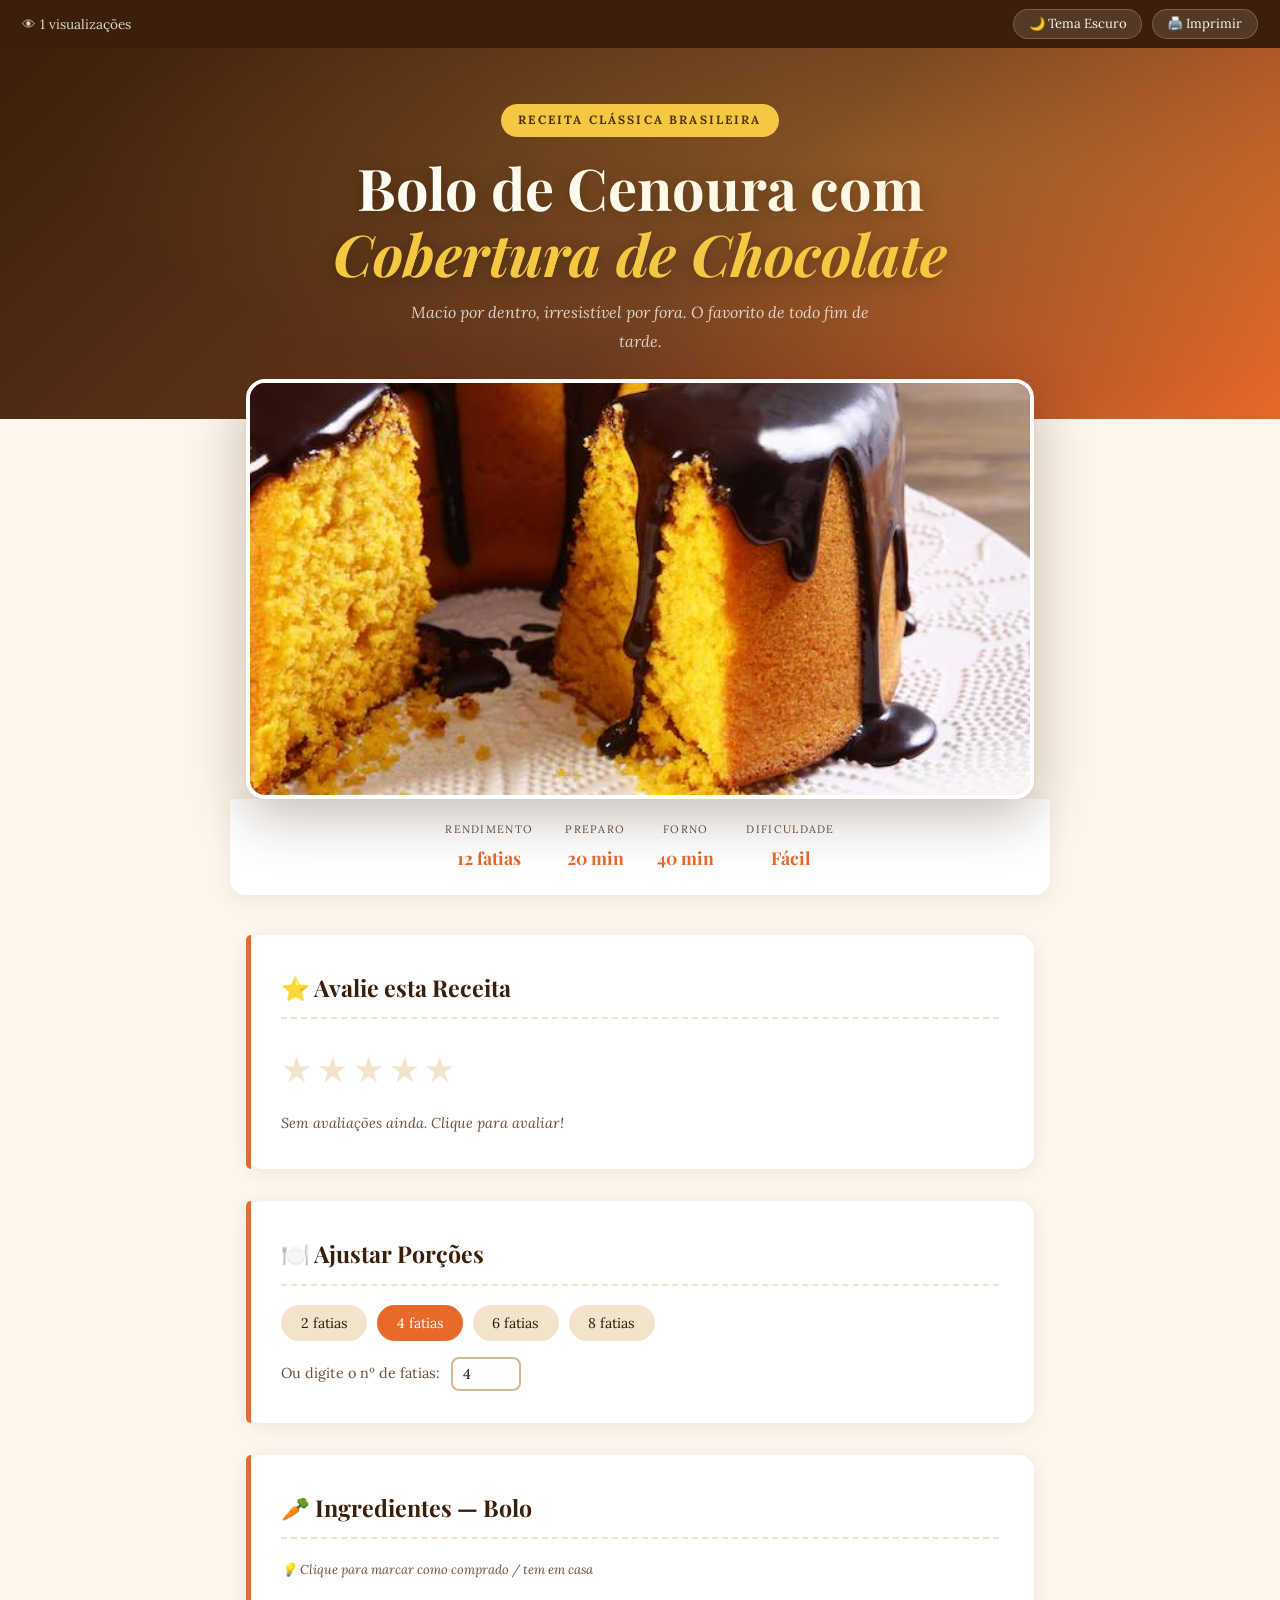
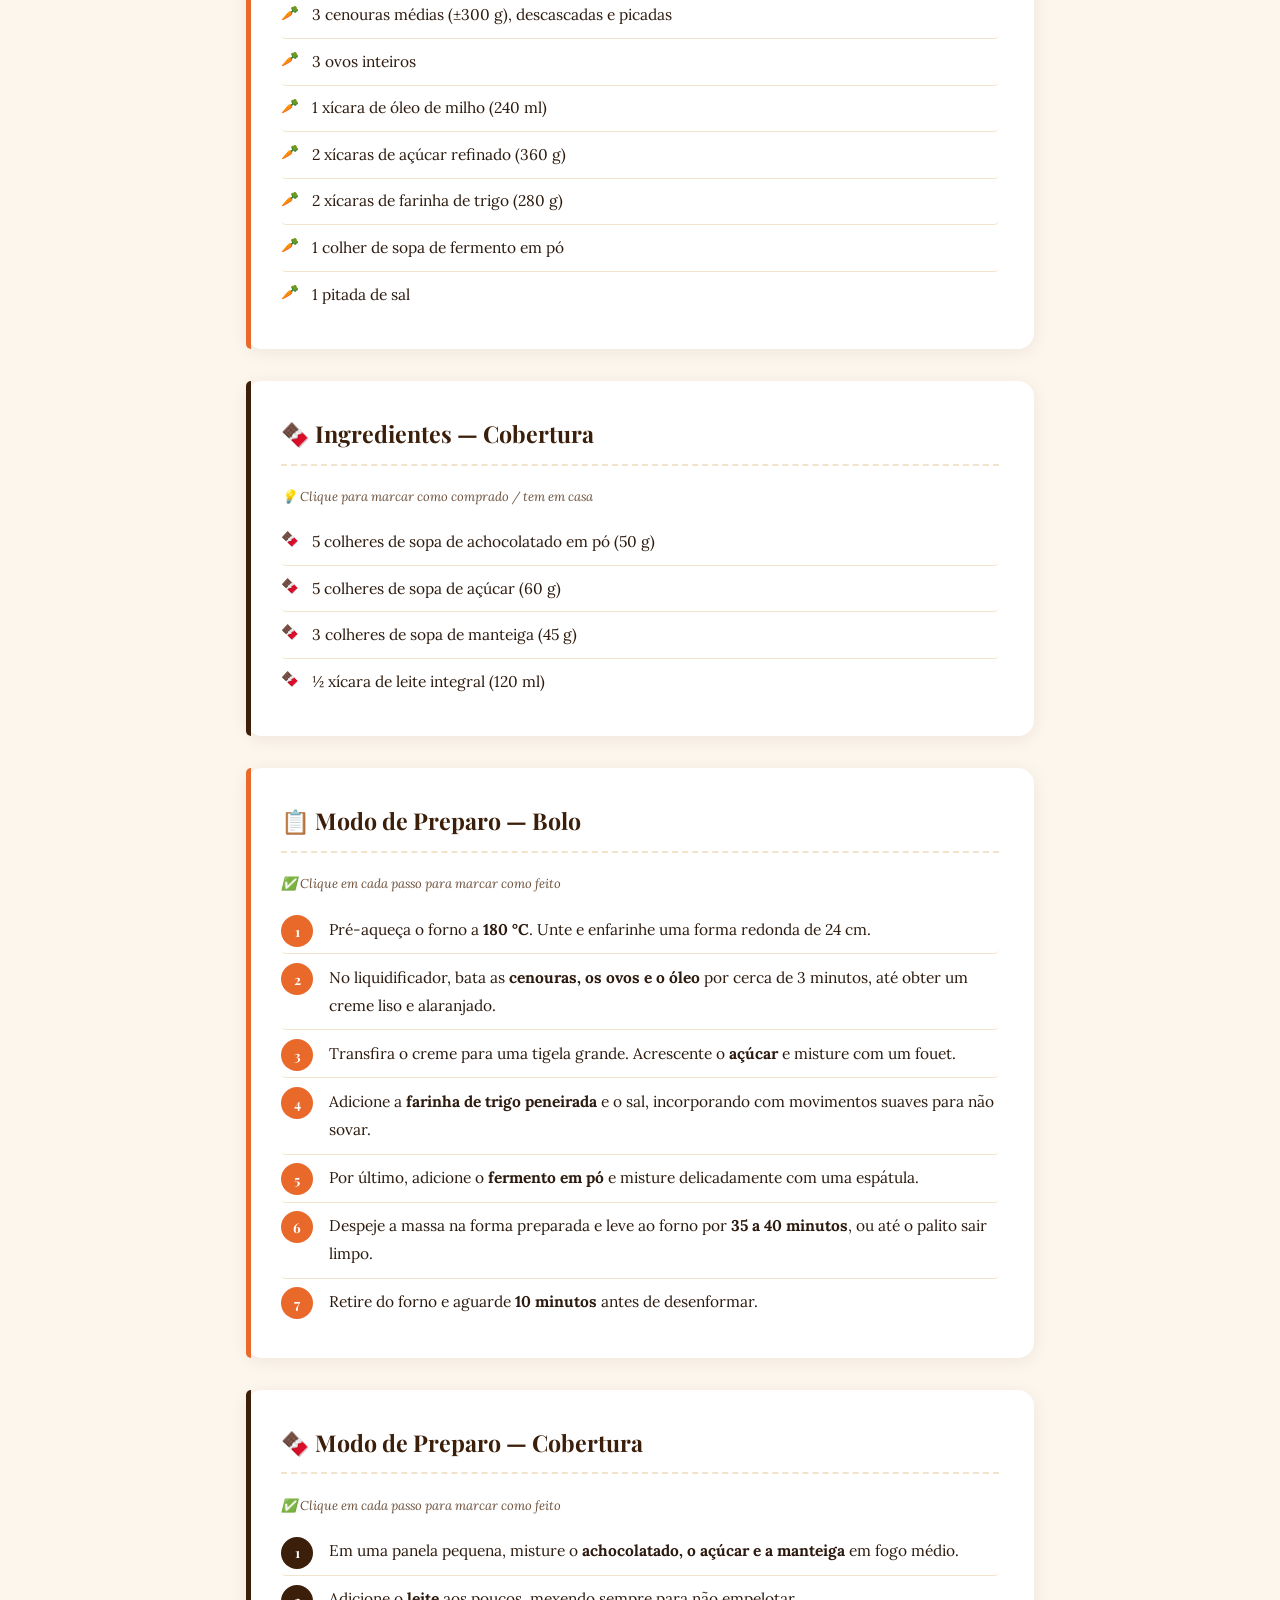
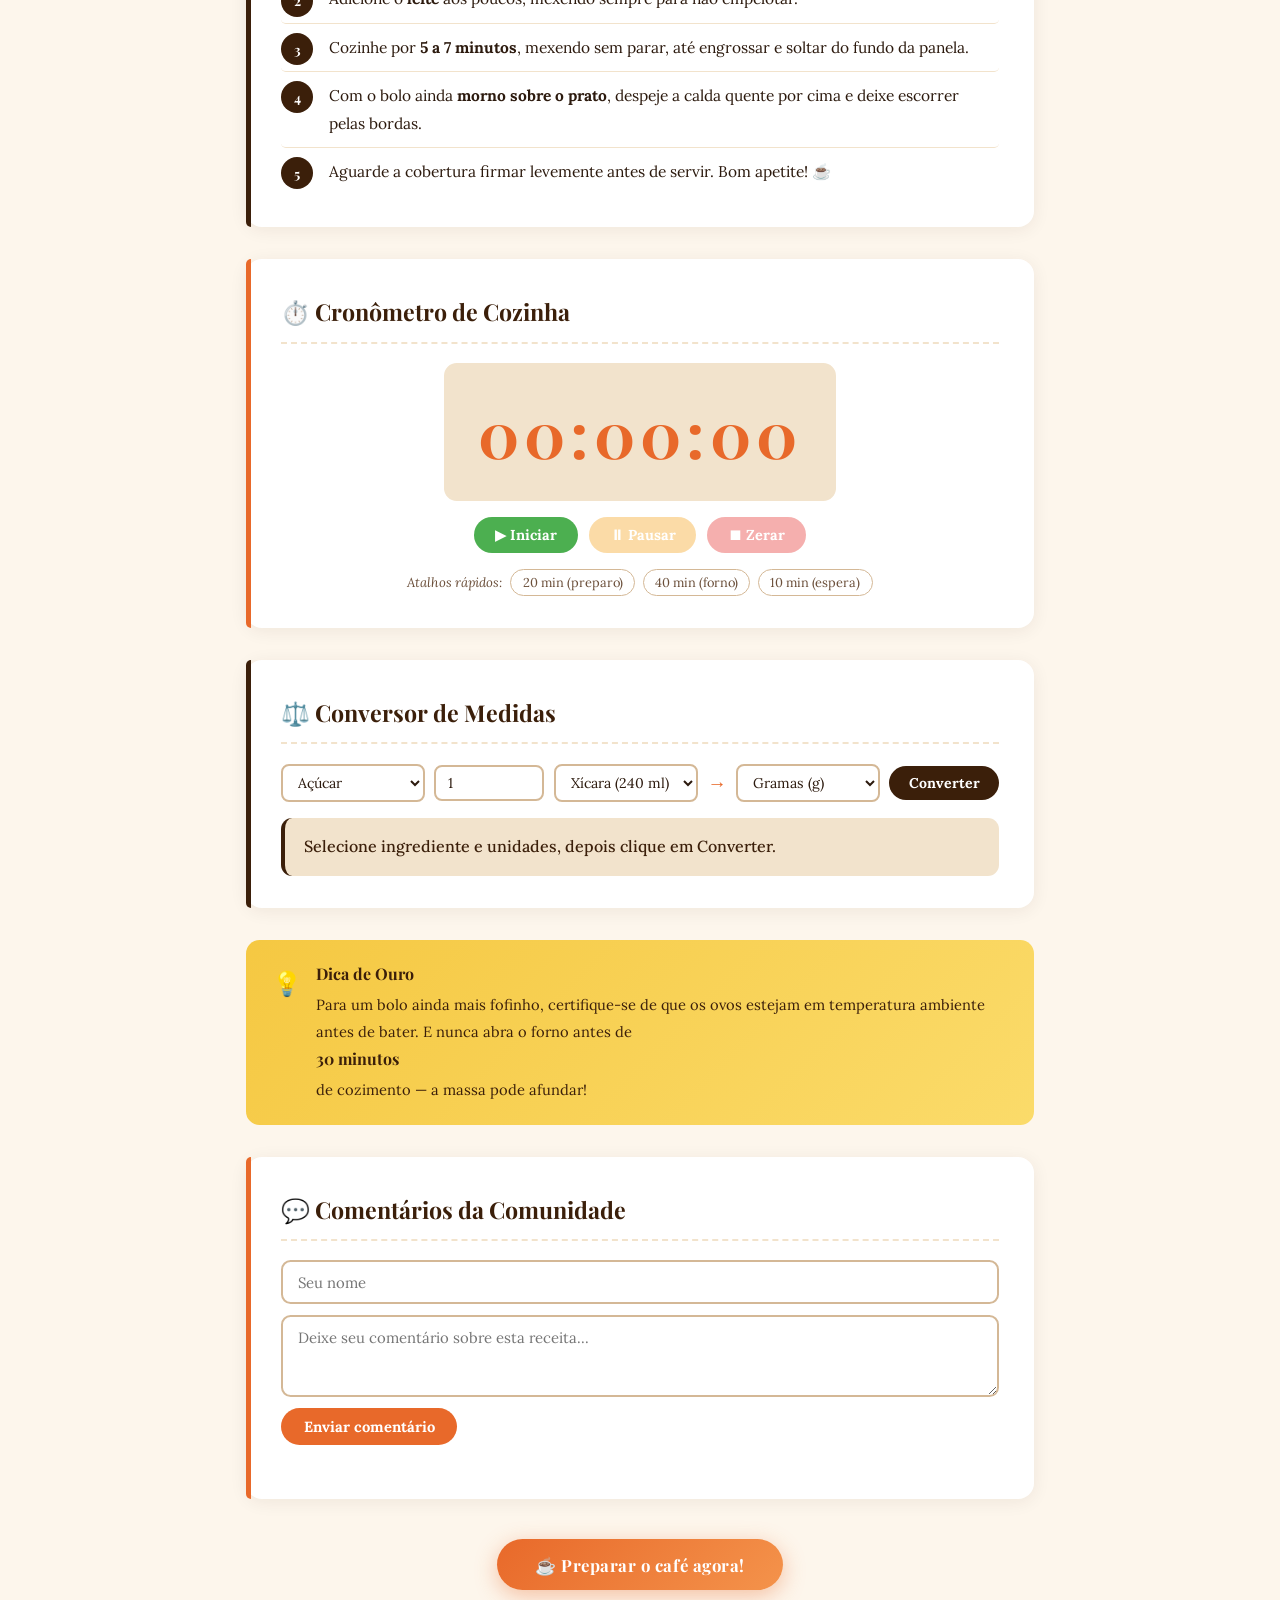
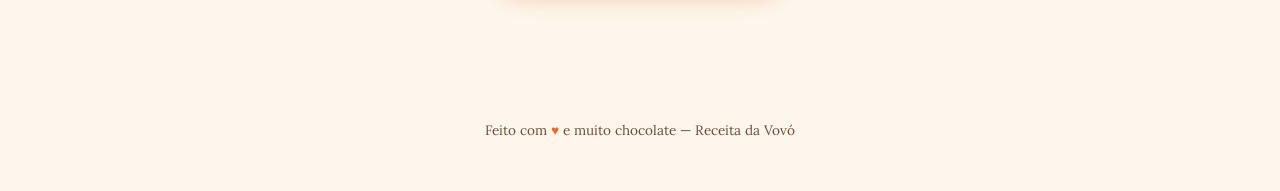
<file: index.html>
<!DOCTYPE html>
<html lang="pt-BR">
<head>
  <meta charset="UTF-8" />
  <meta name="viewport" content="width=device-width, initial-scale=1.0"/>
  <title>Bolo de Cenoura com Cobertura de Chocolate</title>
  <link rel="preconnect" href="https://fonts.googleapis.com">
  <link rel="preconnect" href="https://fonts.gstatic.com" crossorigin>
  <link href="https://fonts.googleapis.com/css2?family=Playfair+Display:ital,wght@0,700;1,400&family=Lora:wght@400;500&display=swap" rel="stylesheet">
  <link rel="stylesheet" href="style.css">
</head>

<body class="tema-claro">

  <!-- ═══ BARRA DE FERRAMENTAS TOPO ═══ -->
  <div class="toolbar no-print">
    <div class="toolbar-left">
      <span class="visitas-wrap">👁 <span id="visitas">0</span> visualizações</span>
    </div>
    <div class="toolbar-right">
      <button id="btn-tema">🌙 Tema Escuro</button>
      <button id="btn-imprimir" onclick="window.print()">🖨️ Imprimir</button>
    </div>
  </div>

  <!-- ═══ CABEÇALHO ═══ -->
  <header>
    <p class="header-badge">Receita Clássica Brasileira</p>
    <h1>Bolo de Cenoura com <em>Cobertura de Chocolate</em></h1>
    <p class="subtitulo">Macio por dentro, irresistível por fora. O favorito de todo fim de tarde.</p>
  </header>

  <!-- ═══ IMAGEM PRINCIPAL ═══ -->
  <div class="hero-img-wrap">
    <img
      src="bolo-cenoura.jpg"
      alt="Bolo de cenoura com cobertura de chocolate escorrendo pelas laterais, decorado com cenouras em cima"
    />
  </div>

  <!-- ═══ BARRA DE INFORMAÇÕES ═══ -->
  <div class="info-bar">
    <div class="info-item">
      <span class="label">Rendimento</span>
      <span class="valor">12 fatias</span>
    </div>
    <div class="info-item">
      <span class="label">Preparo</span>
      <span class="valor">20 min</span>
    </div>
    <div class="info-item">
      <span class="label">Forno</span>
      <span class="valor">40 min</span>
    </div>
    <div class="info-item">
      <span class="label">Dificuldade</span>
      <span class="valor">Fácil</span>
    </div>
  </div>

  <!-- ═══ CONTEÚDO PRINCIPAL ═══ -->
  <main>

    <!-- ── AVALIAÇÃO POR ESTRELAS ── -->
    <section class="card-bolo no-print">
      <h2>⭐ Avalie esta Receita</h2>
      <div class="estrelas-wrap">
        <div class="estrelas" id="estrelas">
          <span class="estrela" data-val="1">★</span>
          <span class="estrela" data-val="2">★</span>
          <span class="estrela" data-val="3">★</span>
          <span class="estrela" data-val="4">★</span>
          <span class="estrela" data-val="5">★</span>
        </div>
        <p class="media-texto" id="media-texto">Sem avaliações ainda. Clique para avaliar!</p>
      </div>
    </section>

    <!-- ── SELETOR DE PORÇÕES ── -->
    <section class="card-bolo no-print">
      <h2>🍽️ Ajustar Porções</h2>
      <div class="porcoes-wrap">
        <div class="porcoes-botoes">
          <button class="btn-porcao" data-fator="0.5">2 fatias</button>
          <button class="btn-porcao ativo" data-fator="1">4 fatias</button>
          <button class="btn-porcao" data-fator="1.5">6 fatias</button>
          <button class="btn-porcao" data-fator="2">8 fatias</button>
        </div>
        <div class="porcoes-custom">
          <label for="input-pessoas">Ou digite o nº de fatias:</label>
          <input type="number" id="input-pessoas" min="1" max="50" value="4" />
        </div>
      </div>
    </section>

    <!-- ── INGREDIENTES DO BOLO ── -->
    <section class="card-bolo">
      <h2>🥕 Ingredientes — Bolo</h2>
      <p class="hint-ingrediente no-print">💡 Clique para marcar como comprado / tem em casa</p>
      <ul id="lista-bolo">
        <li data-id="b1" data-qtd="3"   data-unit="cenouras médias (±300 g), descascadas e picadas">3 cenouras médias (±300 g), descascadas e picadas</li>
        <li data-id="b2" data-qtd="3"   data-unit="ovos inteiros">3 ovos inteiros</li>
        <li data-id="b3" data-qtd="1"   data-unit="xícara de óleo de milho">1 xícara de óleo de milho (240 ml)</li>
        <li data-id="b4" data-qtd="2"   data-unit="xícaras de açúcar refinado">2 xícaras de açúcar refinado (360 g)</li>
        <li data-id="b5" data-qtd="2"   data-unit="xícaras de farinha de trigo">2 xícaras de farinha de trigo (280 g)</li>
        <li data-id="b6" data-qtd="1"   data-unit="colher de sopa de fermento em pó">1 colher de sopa de fermento em pó</li>
        <li data-id="b7" data-qtd="1"   data-unit="pitada de sal">1 pitada de sal</li>
      </ul>
    </section>

    <!-- ── INGREDIENTES DA COBERTURA ── -->
    <section class="card-chocolate">
      <h2>🍫 Ingredientes — Cobertura</h2>
      <p class="hint-ingrediente no-print">💡 Clique para marcar como comprado / tem em casa</p>
      <ul class="lista-chocolate" id="lista-cobertura">
        <li data-id="c1" data-qtd="5"   data-unit="colheres de sopa de achocolatado em pó">5 colheres de sopa de achocolatado em pó (50 g)</li>
        <li data-id="c2" data-qtd="5"   data-unit="colheres de sopa de açúcar">5 colheres de sopa de açúcar (60 g)</li>
        <li data-id="c3" data-qtd="3"   data-unit="colheres de sopa de manteiga">3 colheres de sopa de manteiga (45 g)</li>
        <li data-id="c4" data-qtd="0.5" data-unit="xícara de leite integral">½ xícara de leite integral (120 ml)</li>
      </ul>
    </section>

    <!-- ── MODO DE PREPARO DO BOLO ── -->
    <section class="card-bolo">
      <h2>📋 Modo de Preparo — Bolo</h2>
      <p class="hint-passo no-print">✅ Clique em cada passo para marcar como feito</p>
      <ol id="ol-bolo">
        <li>Pré-aqueça o forno a <strong>180 °C</strong>. Unte e enfarinhe uma forma redonda de 24 cm.</li>
        <li>No liquidificador, bata as <strong>cenouras, os ovos e o óleo</strong> por cerca de 3 minutos, até obter um creme liso e alaranjado.</li>
        <li>Transfira o creme para uma tigela grande. Acrescente o <strong>açúcar</strong> e misture com um fouet.</li>
        <li>Adicione a <strong>farinha de trigo peneirada</strong> e o sal, incorporando com movimentos suaves para não sovar.</li>
        <li>Por último, adicione o <strong>fermento em pó</strong> e misture delicadamente com uma espátula.</li>
        <li>Despeje a massa na forma preparada e leve ao forno por <strong>35 a 40 minutos</strong>, ou até o palito sair limpo.</li>
        <li>Retire do forno e aguarde <strong>10 minutos</strong> antes de desenformar.</li>
      </ol>
    </section>

    <!-- ── MODO DE PREPARO DA COBERTURA ── -->
    <section class="card-chocolate">
      <h2>🍫 Modo de Preparo — Cobertura</h2>
      <p class="hint-passo no-print">✅ Clique em cada passo para marcar como feito</p>
      <ol class="ol-chocolate" id="ol-cobertura">
        <li>Em uma panela pequena, misture o <strong>achocolatado, o açúcar e a manteiga</strong> em fogo médio.</li>
        <li>Adicione o <strong>leite</strong> aos poucos, mexendo sempre para não empelotar.</li>
        <li>Cozinhe por <strong>5 a 7 minutos</strong>, mexendo sem parar, até engrossar e soltar do fundo da panela.</li>
        <li>Com o bolo ainda <strong>morno sobre o prato</strong>, despeje a calda quente por cima e deixe escorrer pelas bordas.</li>
        <li>Aguarde a cobertura firmar levemente antes de servir. Bom apetite! ☕</li>
      </ol>
    </section>

    <!-- ── CRONÔMETRO ── -->
    <section class="card-bolo no-print">
      <h2>⏱️ Cronômetro de Cozinha</h2>
      <div class="cronometro-wrap">
        <div class="cronometro-display" id="cronometro-display">00:00:00</div>
        <div class="cronometro-botoes">
          <button id="btn-iniciar" class="btn-cron btn-verde">▶ Iniciar</button>
          <button id="btn-pausar"  class="btn-cron btn-amarelo" disabled>⏸ Pausar</button>
          <button id="btn-zerar"   class="btn-cron btn-vermelho" disabled>⏹ Zerar</button>
        </div>
        <div class="presets">
          <span class="presets-label">Atalhos rápidos:</span>
          <button class="btn-preset" data-seg="1200">20 min (preparo)</button>
          <button class="btn-preset" data-seg="2400">40 min (forno)</button>
          <button class="btn-preset" data-seg="600">10 min (espera)</button>
        </div>
      </div>
    </section>

    <!-- ── CONVERSOR DE MEDIDAS ── -->
    <section class="card-chocolate no-print">
      <h2>⚖️ Conversor de Medidas</h2>
      <div class="conversor-wrap">
        <div class="conversor-linha">
          <select id="conv-ingrediente">
            <option value="acucar">Açúcar</option>
            <option value="farinha">Farinha de trigo</option>
            <option value="leite">Leite</option>
            <option value="manteiga">Manteiga</option>
            <option value="oleo">Óleo</option>
          </select>
          <input type="number" id="conv-qtd" value="1" min="0.1" step="0.1" />
          <select id="conv-de">
            <option value="xicara">Xícara (240 ml)</option>
            <option value="colher_sopa">Colher de sopa</option>
            <option value="colher_cha">Colher de chá</option>
            <option value="gramas">Gramas (g)</option>
            <option value="ml">Mililitros (ml)</option>
          </select>
          <span class="conv-seta">→</span>
          <select id="conv-para">
            <option value="gramas">Gramas (g)</option>
            <option value="xicara">Xícara (240 ml)</option>
            <option value="colher_sopa">Colher de sopa</option>
            <option value="colher_cha">Colher de chá</option>
            <option value="ml">Mililitros (ml)</option>
          </select>
          <button id="btn-converter">Converter</button>
        </div>
        <div class="conversor-resultado" id="conversor-resultado">Selecione ingrediente e unidades, depois clique em Converter.</div>
      </div>
    </section>

    <!-- ── DICA ── -->
    <div class="dica">
      <span class="icone">💡</span>
      <div>
        <strong>Dica de Ouro</strong>
        Para um bolo ainda mais fofinho, certifique-se de que os ovos estejam em temperatura ambiente antes de bater.
        E nunca abra o forno antes de <strong>30 minutos</strong> de cozimento — a massa pode afundar!
      </div>
    </div>

    <!-- ── COMENTÁRIOS ── -->
    <section class="card-bolo no-print">
      <h2>💬 Comentários da Comunidade</h2>
      <div class="comentario-form">
        <input type="text" id="com-nome" placeholder="Seu nome" maxlength="40" />
        <textarea id="com-texto" placeholder="Deixe seu comentário sobre esta receita..." rows="3" maxlength="400"></textarea>
        <button id="btn-comentar">Enviar comentário</button>
      </div>
      <ul id="lista-comentarios"></ul>
    </section>

    <!-- ── BOTÃO CAFÉ ── -->
    <div class="btn-wrap no-print">
      <button id="btn-apetite">☕ Preparar o café agora!</button>
    </div>

  </main>

  <!-- ═══ RODAPÉ ═══ -->
  <footer>
    <p>Feito com <span class="coracao">♥</span> e muito chocolate — Receita da Vovó</p>
  </footer>

  <script src="script.js"></script>
</body>
</html>
</file>
<file: style.css>
/* ═══════════════════════════════════════════════════
   style.css — Bolo de Cenoura com Cobertura de Chocolate
   Versão completa com tema claro/escuro, print, interatividade
═══════════════════════════════════════════════════ */

/* ─── Variáveis — Tema Claro ─── */
:root {
  --laranja:        #E8692A;
  --laranja-cl:     #F4934B;
  --amarelo:        #F5C842;
  --marrom:         #3B1F0A;
  --marrom-md:      #6B3A1F;
  --creme:          #FDF6EC;
  --creme-escuro:   #F2E3CC;
  --texto:          #2C1A0E;
  --texto-cl:       #6B4F3A;
  --branco:         #FFFFFF;
  --card-bg:        #FFFFFF;
  --card-shadow:    rgba(59,31,10,0.07);
  --borda:          #F2E3CC;
  --input-bg:       #FFFFFF;
  --input-border:   #D4B896;
  --toolbar-bg:     #3B1F0A;
  --toolbar-txt:    #FDF6EC;
}

/* ─── Tema Escuro ─── */
body.tema-escuro {
  --creme:          #1A110A;
  --creme-escuro:   #2A1A0F;
  --texto:          #F0E0C8;
  --texto-cl:       #BFA080;
  --branco:         #2A1A0F;
  --card-bg:        #271508;
  --card-shadow:    rgba(0,0,0,0.4);
  --borda:          #3D2210;
  --input-bg:       #1F1008;
  --input-border:   #5A3010;
  --toolbar-bg:     #0F0804;
  --toolbar-txt:    #F0E0C8;
}

/* ─── Reset & Base ─── */
*, *::before, *::after { box-sizing: border-box; margin: 0; padding: 0; }
html { scroll-behavior: smooth; }

body {
  font-family: 'Lora', Georgia, serif;
  background-color: var(--creme);
  color: var(--texto);
  line-height: 1.8;
  transition: background-color 0.3s, color 0.3s;
}

/* ─── TOOLBAR ─── */
.toolbar {
  position: sticky;
  top: 0;
  z-index: 100;
  background: var(--toolbar-bg);
  color: var(--toolbar-txt);
  display: flex;
  justify-content: space-between;
  align-items: center;
  padding: 0.55rem 1.4rem;
  font-size: 0.85rem;
  gap: 1rem;
}

.toolbar-right { display: flex; gap: 0.6rem; }

.visitas-wrap { opacity: 0.85; }

.toolbar button {
  background: rgba(255,255,255,0.12);
  color: var(--toolbar-txt);
  border: 1px solid rgba(255,255,255,0.2);
  padding: 0.35rem 0.9rem;
  border-radius: 2rem;
  cursor: pointer;
  font-size: 0.82rem;
  font-family: 'Lora', serif;
  transition: background 0.2s;
}

.toolbar button:hover { background: rgba(255,255,255,0.22); }

/* ─── HEADER ─── */
header {
  background: linear-gradient(135deg, var(--marrom) 0%, var(--marrom-md) 55%, var(--laranja) 100%);
  color: #FFFFFF;
  padding: 3.5rem 1.5rem 4rem;
  text-align: center;
  position: relative;
  overflow: hidden;
}

header::before {
  content: '';
  position: absolute;
  inset: 0;
  background: radial-gradient(ellipse at 70% 30%, rgba(245,200,66,0.18) 0%, transparent 65%);
  pointer-events: none;
}

.header-badge {
  display: inline-block;
  background: var(--amarelo);
  color: var(--marrom);
  font-size: 0.75rem;
  font-weight: 700;
  letter-spacing: 0.18em;
  text-transform: uppercase;
  padding: 0.35rem 1.1rem;
  border-radius: 2rem;
  margin-bottom: 1.1rem;
}

header h1 {
  font-family: 'Playfair Display', Georgia, serif;
  font-size: clamp(2rem, 6vw, 3.6rem);
  font-weight: 700;
  line-height: 1.15;
  max-width: 700px;
  margin: 0 auto 0.7rem;
  text-shadow: 0 2px 18px rgba(0,0,0,0.35);
  color: #FFFFFF;
}

header h1 em { font-style: italic; color: var(--amarelo); }

header p.subtitulo {
  font-size: 1rem;
  color: rgba(255,255,255,0.78);
  max-width: 480px;
  margin: 0 auto;
  font-style: italic;
}

/* ─── IMAGEM HERO ─── */
.hero-img-wrap {
  width: 100%;
  max-width: 820px;
  margin: -2.5rem auto 0;
  padding: 0 1rem;
  position: relative;
  z-index: 10;
}

.hero-img-wrap img {
  width: 100%;
  height: clamp(220px, 38vw, 420px);
  object-fit: cover;
  border-radius: 1.2rem;
  box-shadow: 0 16px 56px rgba(59,31,10,0.30);
  display: block;
  border: 4px solid var(--branco);
}

/* ─── INFO BAR ─── */
.info-bar {
  display: flex;
  flex-wrap: wrap;
  justify-content: center;
  gap: 1rem 2rem;
  background: var(--card-bg);
  max-width: 820px;
  margin: 0 auto;
  padding: 1.3rem 1.5rem;
  border-radius: 0 0 1rem 1rem;
  box-shadow: 0 4px 22px var(--card-shadow);
}

.info-item { text-align: center; }

.info-item .label {
  display: block;
  font-size: 0.68rem;
  text-transform: uppercase;
  letter-spacing: 0.12em;
  color: var(--texto-cl);
  margin-bottom: 0.15rem;
}

.info-item .valor {
  font-family: 'Playfair Display', serif;
  font-size: 1.1rem;
  font-weight: 700;
  color: var(--laranja);
}

/* ─── MAIN ─── */
main {
  max-width: 820px;
  margin: 2.5rem auto;
  padding: 0 1rem 3rem;
  display: grid;
  gap: 2rem;
}

/* ─── CARDS ─── */
section {
  background: var(--card-bg);
  border-radius: 1rem;
  padding: 2rem 2.2rem;
  box-shadow: 0 3px 18px var(--card-shadow);
  position: relative;
  transition: background 0.3s;
}

section::before {
  content: '';
  position: absolute;
  top: 0; left: 0; bottom: 0;
  width: 5px;
  border-radius: 1rem 0 0 1rem;
}

.card-bolo::before     { background: var(--laranja); }
.card-chocolate::before { background: var(--marrom); }

/* ─── TÍTULOS ─── */
h2 {
  font-family: 'Playfair Display', Georgia, serif;
  font-size: 1.45rem;
  color: var(--marrom);
  margin-bottom: 1.2rem;
  padding-bottom: 0.55rem;
  border-bottom: 2px dashed var(--borda);
}

body.tema-escuro h2 { color: var(--laranja-cl); }

/* ─── HINTS ─── */
.hint-ingrediente, .hint-passo {
  font-size: 0.8rem;
  color: var(--texto-cl);
  margin-bottom: 0.7rem;
  font-style: italic;
}

/* ─── LISTAS DE INGREDIENTES ─── */
ul { list-style: none; padding-left: 0; }

ul li {
  padding: 0.55rem 0 0.55rem 1.9rem;
  position: relative;
  border-bottom: 1px solid var(--borda);
  font-size: 0.97rem;
  color: var(--texto);
  cursor: pointer;
  transition: background 0.2s, color 0.2s, text-decoration 0.2s;
  border-radius: 0.3rem;
}

ul li:last-child { border-bottom: none; }

ul li::before {
  content: '🥕';
  position: absolute;
  left: 0;
  top: 0.5rem;
  font-size: 0.9rem;
  transition: content 0.2s;
}

ul.lista-chocolate li::before { content: '🍫'; }

/* Estado "comprado" */
ul li.comprado {
  text-decoration: line-through;
  color: var(--texto-cl);
  background: rgba(80, 200, 80, 0.08);
}

ul li.comprado::after {
  content: ' ✔';
  color: #4CAF50;
  font-weight: bold;
}

ul li:hover:not(.comprado) { background: rgba(232,105,42,0.06); }

/* ─── LISTAS ORDENADAS ─── */
ol {
  list-style: none;
  padding-left: 0;
  counter-reset: passo;
}

ol li {
  counter-increment: passo;
  padding: 0.6rem 0 0.6rem 3rem;
  position: relative;
  border-bottom: 1px solid var(--borda);
  font-size: 0.97rem;
  cursor: pointer;
  border-radius: 0.3rem;
  transition: background 0.2s, color 0.2s;
  color: var(--texto);
}

ol li:last-child { border-bottom: none; }

ol li::before {
  content: counter(passo);
  position: absolute;
  left: 0;
  top: 0.55rem;
  background: var(--laranja);
  color: #FFFFFF;
  font-family: 'Playfair Display', serif;
  font-weight: 700;
  font-size: 0.85rem;
  width: 2rem;
  height: 2rem;
  border-radius: 50%;
  display: flex;
  align-items: center;
  justify-content: center;
  transition: background 0.2s;
}

ol.ol-chocolate li::before { background: var(--marrom); }

/* Passo concluído */
ol li.feito {
  text-decoration: line-through;
  color: var(--texto-cl);
  pointer-events: none;
  background: rgba(80,200,80,0.07);
}

ol li.feito::before { background: #4CAF50 !important; content: '✔'; }

ol li:hover:not(.feito) { background: rgba(232,105,42,0.06); }

/* ─── AVALIAÇÃO POR ESTRELAS ─── */
.estrelas-wrap { display: flex; flex-direction: column; align-items: flex-start; gap: 0.6rem; }

.estrelas { display: flex; gap: 0.3rem; }

.estrela {
  font-size: 2.2rem;
  color: var(--borda);
  cursor: pointer;
  transition: color 0.15s, transform 0.15s;
  user-select: none;
}

.estrela:hover, .estrela.hover { color: var(--amarelo); transform: scale(1.2); }
.estrela.ativa { color: var(--amarelo); }

.media-texto {
  font-size: 0.9rem;
  color: var(--texto-cl);
  font-style: italic;
}

/* ─── SELETOR DE PORÇÕES ─── */
.porcoes-wrap { display: flex; flex-direction: column; gap: 1rem; }

.porcoes-botoes { display: flex; flex-wrap: wrap; gap: 0.6rem; }

.btn-porcao {
  background: var(--creme-escuro);
  color: var(--texto);
  border: 2px solid var(--borda);
  padding: 0.45rem 1.1rem;
  border-radius: 2rem;
  cursor: pointer;
  font-family: 'Lora', serif;
  font-size: 0.88rem;
  transition: all 0.2s;
}

.btn-porcao:hover { border-color: var(--laranja); color: var(--laranja); }

.btn-porcao.ativo {
  background: var(--laranja);
  color: #FFFFFF;
  border-color: var(--laranja);
}

.porcoes-custom {
  display: flex;
  align-items: center;
  gap: 0.7rem;
  font-size: 0.9rem;
  color: var(--texto-cl);
}

.porcoes-custom input {
  width: 70px;
  padding: 0.35rem 0.6rem;
  border: 2px solid var(--input-border);
  border-radius: 0.5rem;
  background: var(--input-bg);
  color: var(--texto);
  font-family: 'Lora', serif;
  font-size: 0.9rem;
}

/* ─── CRONÔMETRO ─── */
.cronometro-wrap { display: flex; flex-direction: column; align-items: center; gap: 1rem; }

.cronometro-display {
  font-family: 'Playfair Display', serif;
  font-size: clamp(2.5rem, 8vw, 4rem);
  font-weight: 700;
  color: var(--laranja);
  letter-spacing: 0.08em;
  background: var(--creme-escuro);
  padding: 0.6rem 2rem;
  border-radius: 0.8rem;
  min-width: 240px;
  text-align: center;
  border: 2px solid var(--borda);
}

body.tema-escuro .cronometro-display { background: var(--creme-escuro); }

.cronometro-botoes { display: flex; gap: 0.7rem; }

.btn-cron {
  padding: 0.55rem 1.3rem;
  border: none;
  border-radius: 2rem;
  cursor: pointer;
  font-family: 'Lora', serif;
  font-size: 0.9rem;
  font-weight: 700;
  transition: transform 0.15s, opacity 0.2s;
  color: #FFFFFF;
}

.btn-cron:disabled { opacity: 0.4; cursor: not-allowed; }
.btn-cron:not(:disabled):hover { transform: translateY(-2px); }

.btn-verde   { background: #4CAF50; }
.btn-amarelo { background: #F5A623; }
.btn-vermelho { background: #E53935; }

.presets {
  display: flex;
  flex-wrap: wrap;
  align-items: center;
  gap: 0.5rem;
  font-size: 0.82rem;
  color: var(--texto-cl);
}

.presets-label { font-style: italic; }

.btn-preset {
  background: transparent;
  border: 1px solid var(--input-border);
  color: var(--texto-cl);
  padding: 0.25rem 0.7rem;
  border-radius: 2rem;
  cursor: pointer;
  font-family: 'Lora', serif;
  font-size: 0.8rem;
  transition: all 0.2s;
}

.btn-preset:hover { border-color: var(--laranja); color: var(--laranja); }

/* ─── CONVERSOR ─── */
.conversor-wrap { display: flex; flex-direction: column; gap: 1rem; }

.conversor-linha {
  display: flex;
  flex-wrap: wrap;
  gap: 0.6rem;
  align-items: center;
}

.conversor-linha select,
.conversor-linha input {
  padding: 0.45rem 0.7rem;
  border: 2px solid var(--input-border);
  border-radius: 0.5rem;
  background: var(--input-bg);
  color: var(--texto);
  font-family: 'Lora', serif;
  font-size: 0.88rem;
  flex: 1;
  min-width: 110px;
}

.conversor-linha input { max-width: 80px; flex: 0 0 80px; }

.conv-seta { font-size: 1.2rem; color: var(--laranja); font-weight: bold; }

#btn-converter {
  background: var(--marrom);
  color: #FFFFFF;
  border: none;
  padding: 0.5rem 1.2rem;
  border-radius: 2rem;
  cursor: pointer;
  font-family: 'Lora', serif;
  font-size: 0.88rem;
  font-weight: 700;
  transition: background 0.2s;
}

#btn-converter:hover { background: var(--marrom-md); }

.conversor-resultado {
  background: var(--creme-escuro);
  border-radius: 0.7rem;
  padding: 0.9rem 1.2rem;
  font-size: 1rem;
  color: var(--marrom);
  font-weight: 500;
  border-left: 4px solid var(--marrom);
  min-height: 46px;
}

body.tema-escuro .conversor-resultado { color: var(--laranja-cl); }

/* ─── DICA ─── */
.dica {
  background: linear-gradient(135deg, var(--amarelo) 0%, #FBDB6A 100%);
  border-radius: 0.85rem;
  padding: 1.3rem 1.6rem;
  color: var(--marrom);
  font-size: 0.92rem;
  display: flex;
  gap: 0.9rem;
  align-items: flex-start;
}

.dica .icone { font-size: 1.5rem; flex-shrink: 0; margin-top: 0.1rem; }
.dica strong { display: block; margin-bottom: 0.2rem; font-family: 'Playfair Display', serif; font-size: 1rem; }

/* ─── COMENTÁRIOS ─── */
.comentario-form {
  display: flex;
  flex-direction: column;
  gap: 0.7rem;
  margin-bottom: 1.4rem;
}

.comentario-form input,
.comentario-form textarea {
  width: 100%;
  padding: 0.65rem 0.9rem;
  border: 2px solid var(--input-border);
  border-radius: 0.6rem;
  background: var(--input-bg);
  color: var(--texto);
  font-family: 'Lora', serif;
  font-size: 0.93rem;
  resize: vertical;
  transition: border-color 0.2s;
}

.comentario-form input:focus,
.comentario-form textarea:focus {
  outline: none;
  border-color: var(--laranja);
}

#btn-comentar {
  align-self: flex-start;
  background: var(--laranja);
  color: #FFFFFF;
  border: none;
  padding: 0.55rem 1.4rem;
  border-radius: 2rem;
  cursor: pointer;
  font-family: 'Lora', serif;
  font-size: 0.92rem;
  font-weight: 700;
  transition: background 0.2s, transform 0.15s;
}

#btn-comentar:hover { background: var(--laranja-cl); transform: translateY(-2px); }

#lista-comentarios { list-style: none; display: flex; flex-direction: column; gap: 0.9rem; }

#lista-comentarios li {
  background: var(--creme-escuro);
  border-radius: 0.7rem;
  padding: 0.8rem 1rem;
  font-size: 0.92rem;
  cursor: default;
  transition: background 0.2s;
}

#lista-comentarios li:hover { background: var(--borda); }

.com-nome {
  font-family: 'Playfair Display', serif;
  font-weight: 700;
  color: var(--laranja);
  margin-right: 0.4rem;
}

.com-data { font-size: 0.75rem; color: var(--texto-cl); }

/* ─── BOTÃO CAFÉ ─── */
.btn-wrap { text-align: center; padding: 0.5rem 0; }

#btn-apetite {
  background: linear-gradient(135deg, var(--laranja) 0%, var(--laranja-cl) 100%);
  color: #FFFFFF;
  border: none;
  font-family: 'Playfair Display', serif;
  font-size: 1.05rem;
  font-weight: 700;
  padding: 0.9rem 2.4rem;
  border-radius: 3rem;
  cursor: pointer;
  letter-spacing: 0.03em;
  box-shadow: 0 6px 22px rgba(232,105,42,0.38);
  transition: transform 0.18s, box-shadow 0.18s;
}

#btn-apetite:hover { transform: translateY(-3px) scale(1.03); box-shadow: 0 10px 32px rgba(232,105,42,0.48); }
#btn-apetite:active { transform: scale(0.97); }

/* ─── FOOTER ─── */
footer {
  text-align: center;
  padding: 2rem 1rem 3rem;
  color: var(--texto-cl);
  font-size: 0.85rem;
}

footer .coracao { color: var(--laranja); }

/* ─── ANIMAÇÕES ─── */
@keyframes fadeUp {
  from { opacity: 0; transform: translateY(22px); }
  to   { opacity: 1; transform: translateY(0); }
}

header              { animation: fadeUp 0.5s ease both; }
.hero-img-wrap      { animation: fadeUp 0.5s ease 0.10s both; }
.info-bar           { animation: fadeUp 0.5s ease 0.18s both; }
main > *:nth-child(1) { animation: fadeUp 0.5s ease 0.24s both; }
main > *:nth-child(2) { animation: fadeUp 0.5s ease 0.30s both; }
main > *:nth-child(3) { animation: fadeUp 0.5s ease 0.36s both; }
main > *:nth-child(4) { animation: fadeUp 0.5s ease 0.42s both; }
main > *:nth-child(5) { animation: fadeUp 0.5s ease 0.48s both; }
main > *:nth-child(6) { animation: fadeUp 0.5s ease 0.54s both; }
main > *:nth-child(7) { animation: fadeUp 0.5s ease 0.60s both; }
main > *:nth-child(8) { animation: fadeUp 0.5s ease 0.66s both; }
main > *:nth-child(9) { animation: fadeUp 0.5s ease 0.72s both; }
main > *:nth-child(10){ animation: fadeUp 0.5s ease 0.78s both; }

/* ─── RESPONSIVIDADE ─── */
@media (max-width: 600px) {
  section { padding: 1.5rem 1.2rem; }
  h2 { font-size: 1.2rem; }
  .info-bar { gap: 0.8rem 1.4rem; }
  #btn-apetite { width: 100%; font-size: 1rem; }
  .conversor-linha { flex-direction: column; }
  .conversor-linha input { max-width: 100%; flex: 1; }
  .conv-seta { transform: rotate(90deg); }
  .cronometro-botoes { flex-wrap: wrap; justify-content: center; }
}

/* ═══════════════════════════════════
   MODO IMPRESSÃO
═══════════════════════════════════ */
@media print {
  /* Ocultar tudo que não é conteúdo da receita */
  .no-print { display: none !important; }
  .toolbar  { display: none !important; }

  body {
    background: #FFFFFF !important;
    color: #000000 !important;
    font-size: 11pt;
  }

  header {
    background: none !important;
    color: #000000 !important;
    border-bottom: 2pt solid #000;
    padding: 1rem 0;
  }

  header h1, header h1 em { color: #000000 !important; text-shadow: none; }
  header p { color: #333 !important; }
  .header-badge { border: 1pt solid #000; background: none !important; color: #000 !important; }

  .hero-img-wrap img {
    max-height: 200px;
    object-fit: cover;
    border: 1pt solid #ccc;
    box-shadow: none;
  }

  .info-bar {
    box-shadow: none;
    border: 1pt solid #ddd;
    border-radius: 0;
  }

  section {
    box-shadow: none;
    border: 1pt solid #ddd;
    page-break-inside: avoid;
    background: #fff !important;
  }

  section::before { display: none; }

  h2 { border-bottom: 1pt solid #ccc; color: #000 !important; }

  ul li, ol li { color: #000 !important; cursor: default; }
  ul li.comprado { color: #888 !important; }
  ol li::before  { background: #555 !important; -webkit-print-color-adjust: exact; print-color-adjust: exact; }

  footer { border-top: 1pt solid #ccc; padding: 0.5rem 0; }

  a { text-decoration: none; color: #000; }
}
</file>
